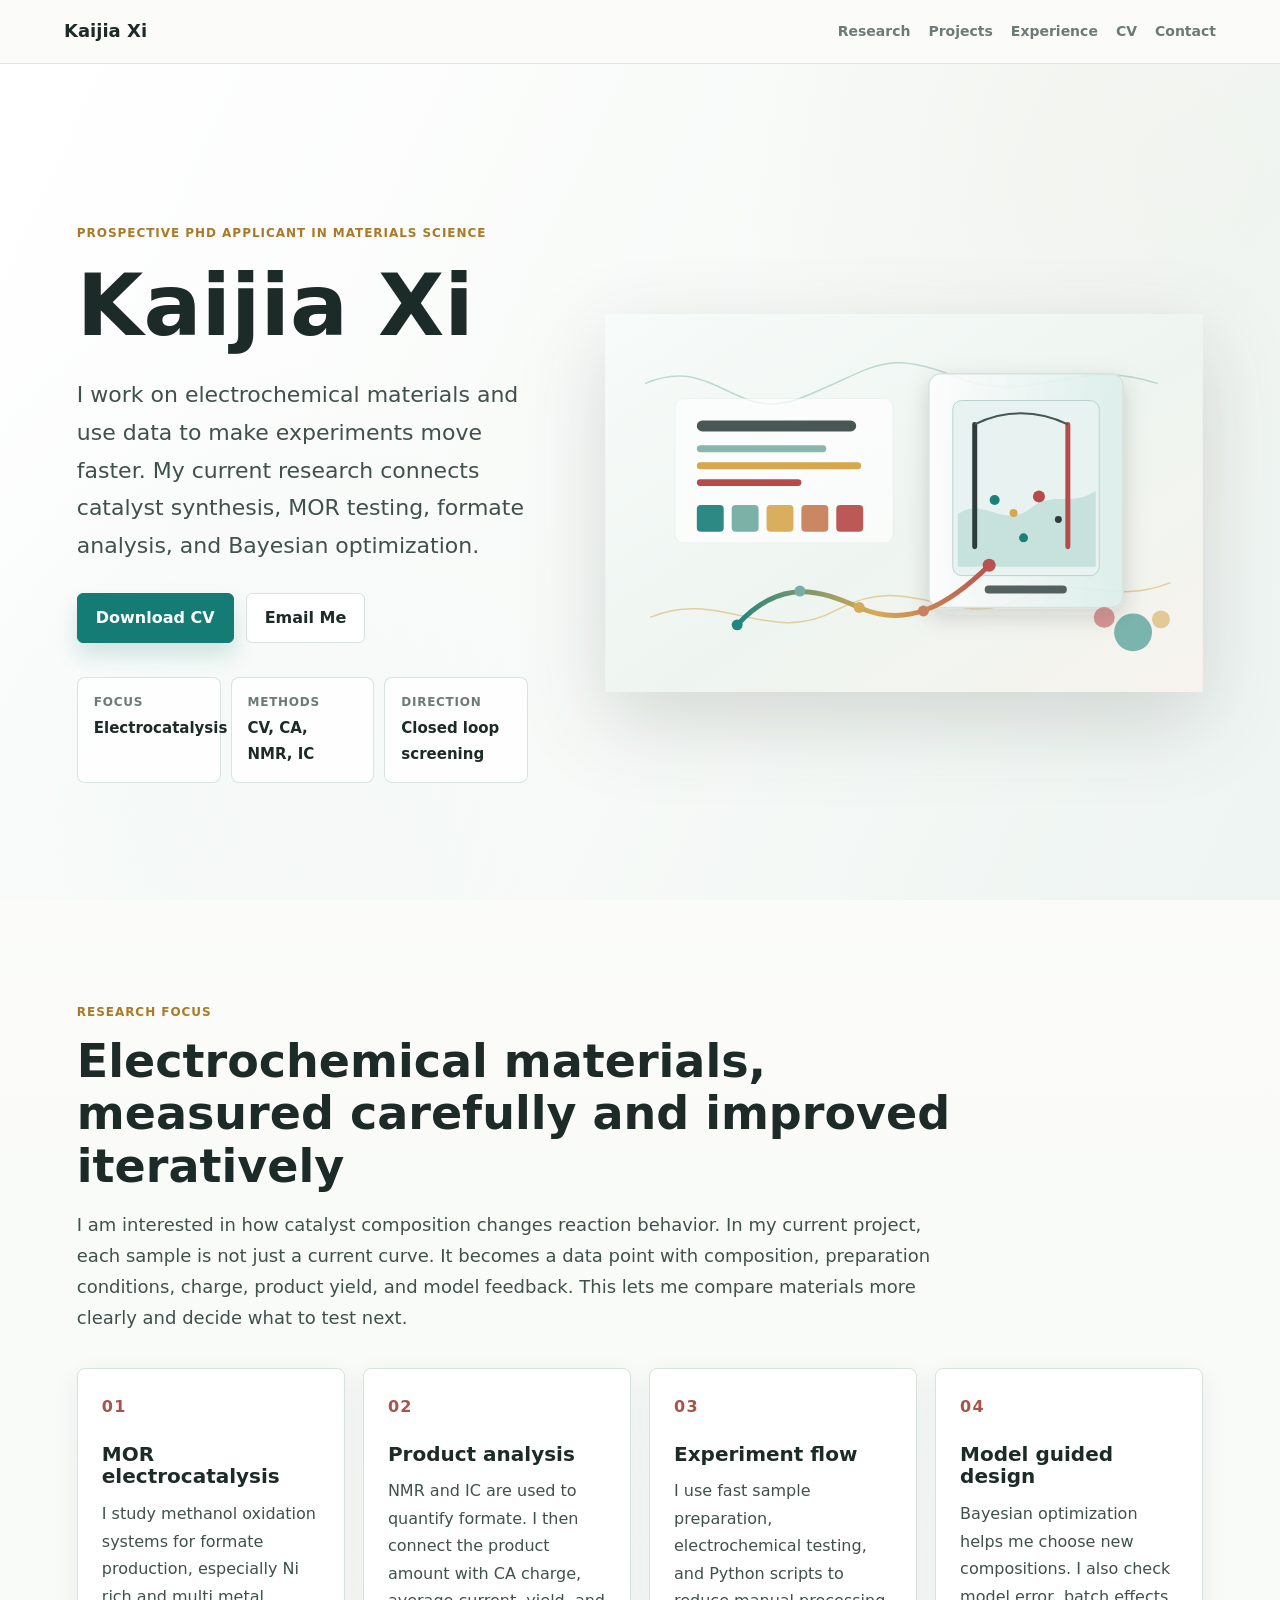
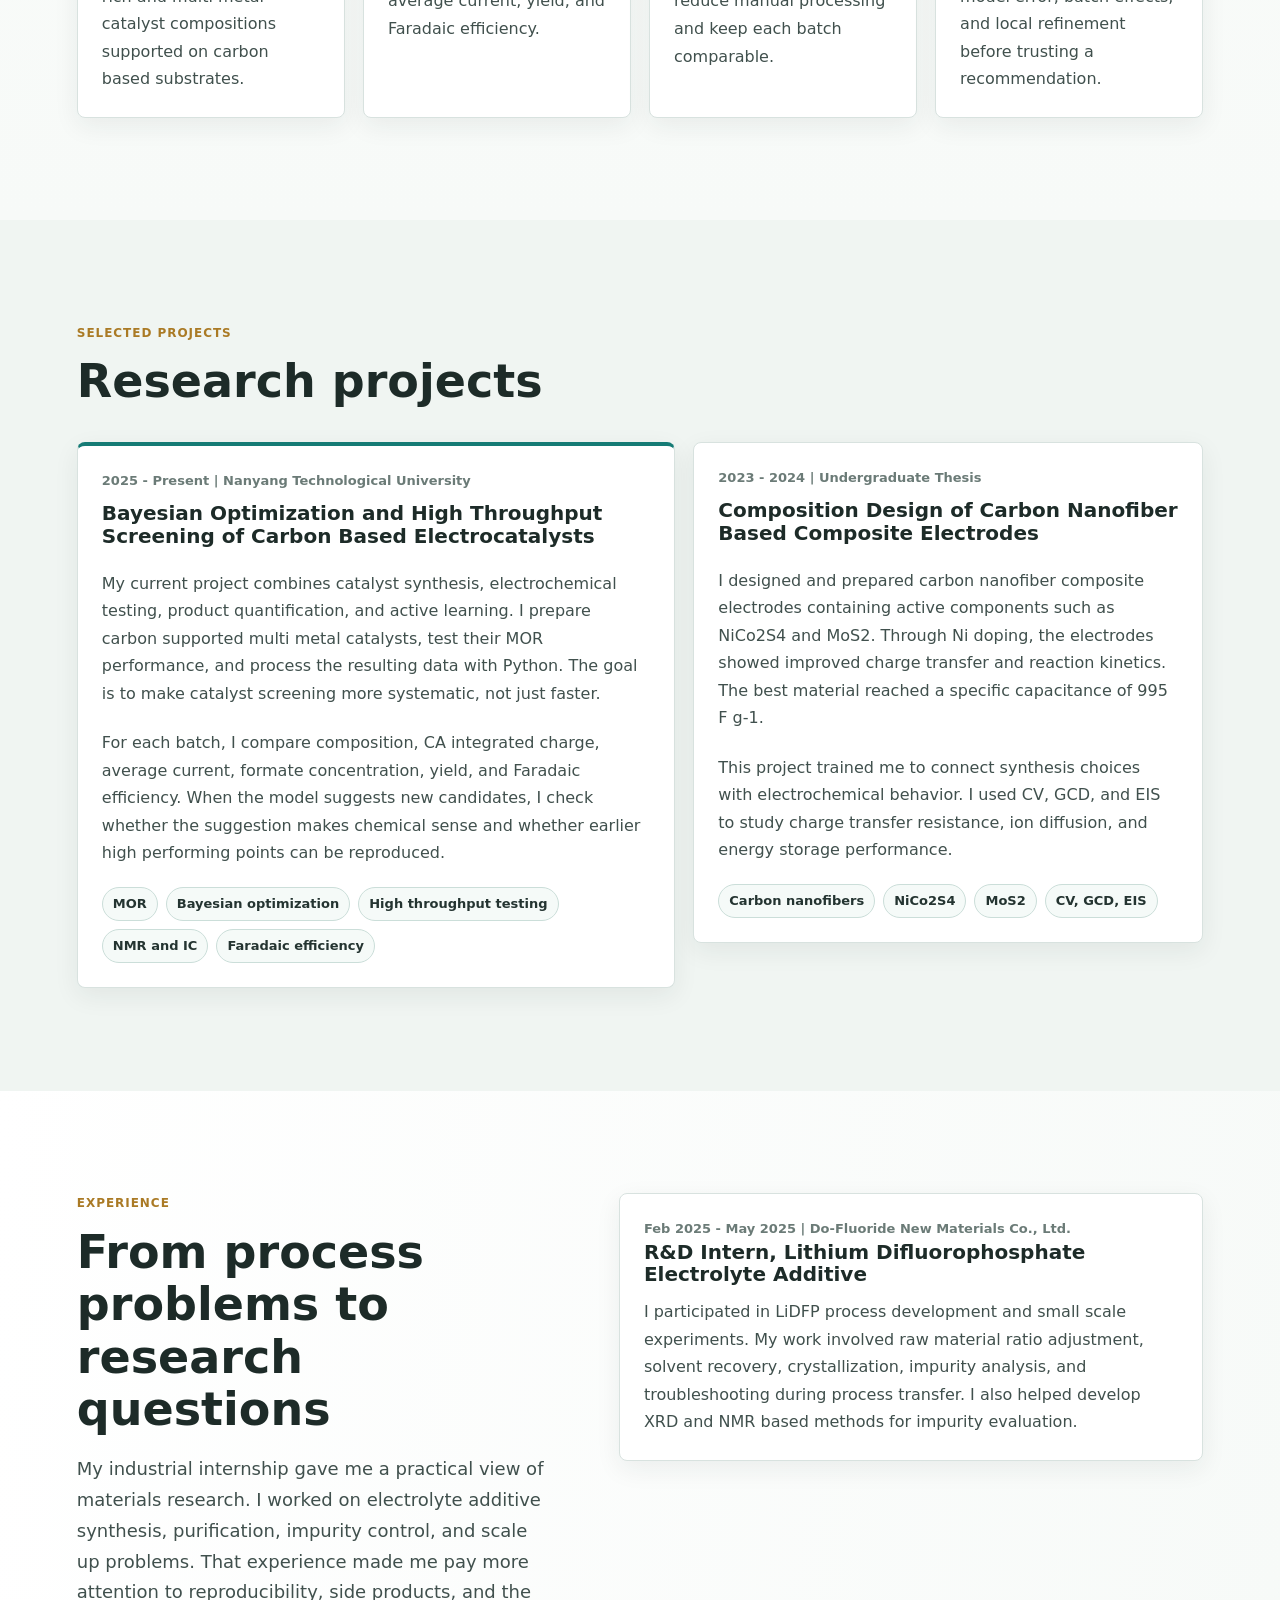
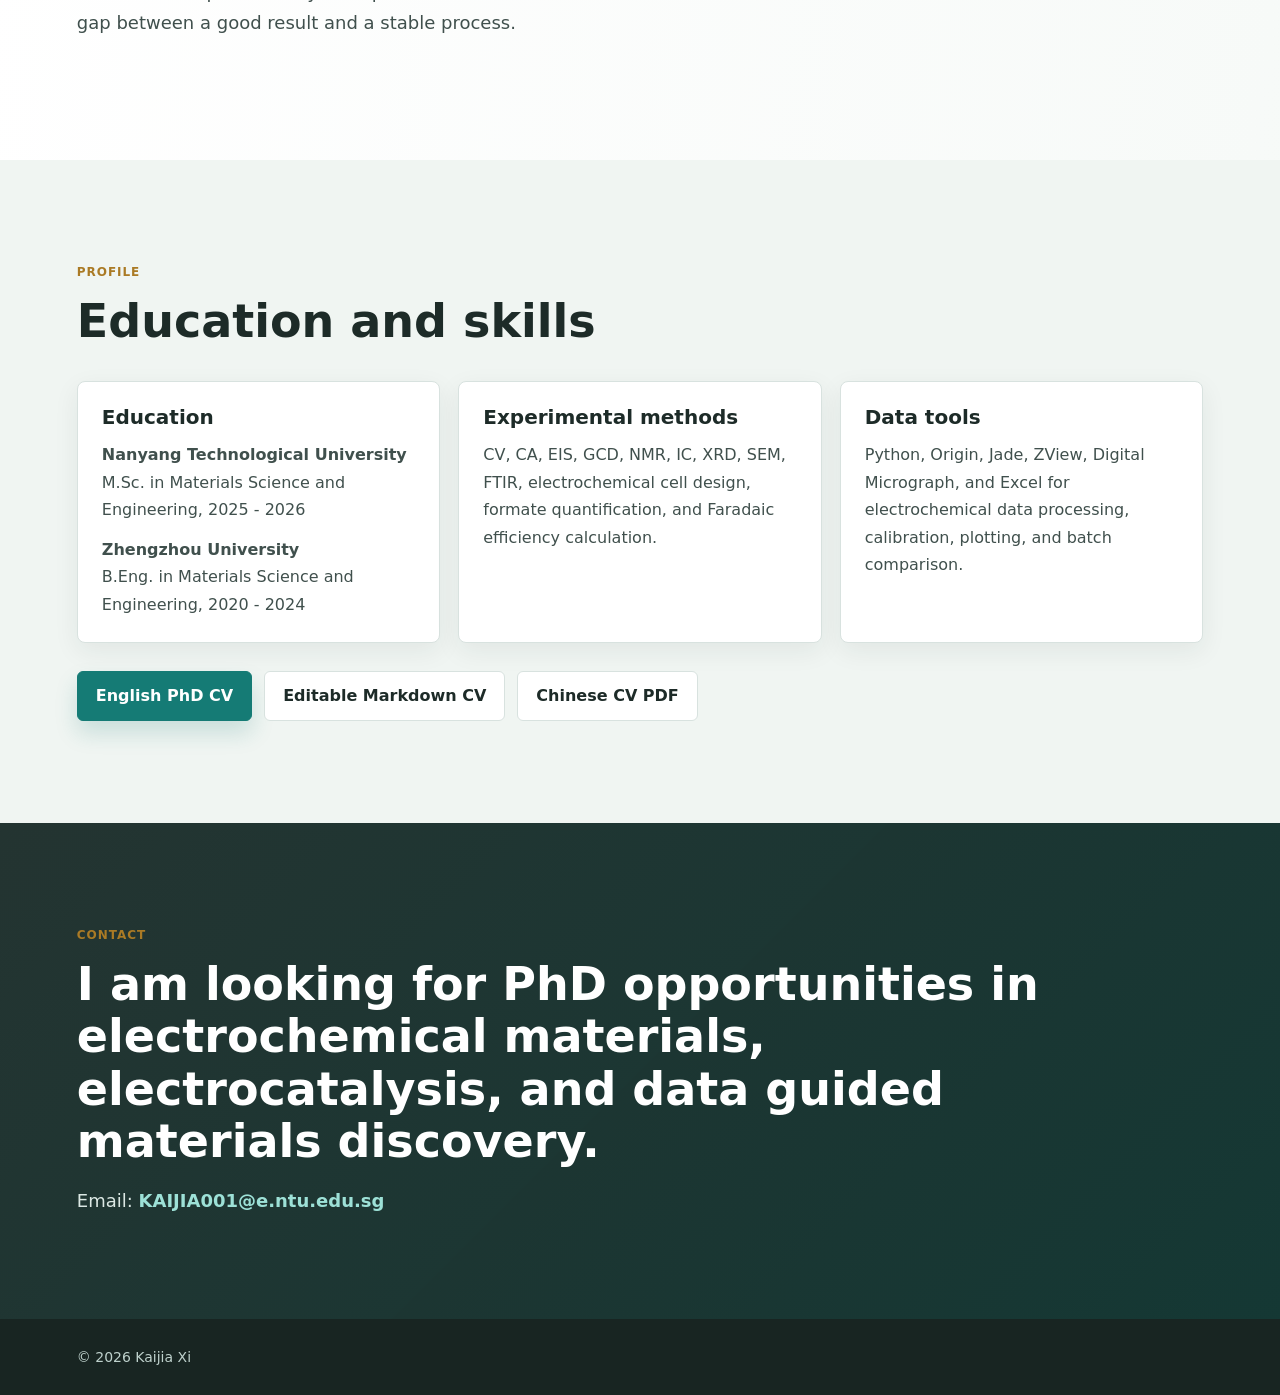
<file: index.html>
<!doctype html>
<html lang="en">
  <head>
    <meta charset="utf-8">
    <meta name="viewport" content="width=device-width, initial-scale=1">
    <title>Kaijia Xi | Electrochemical Materials Discovery</title>
    <meta name="description" content="Kaijia Xi, prospective PhD applicant working on electrochemical materials, product analysis, and Bayesian optimization guided catalyst screening.">
    <link rel="stylesheet" href="styles.css">
  </head>
  <body>
    <header class="site-header">
      <a class="brand" href="#home">Kaijia Xi</a>
      <nav aria-label="Primary navigation">
        <a href="#research">Research</a>
        <a href="#projects">Projects</a>
        <a href="#experience">Experience</a>
        <a href="#cv">CV</a>
        <a href="#contact">Contact</a>
      </nav>
    </header>

    <main>
      <section class="hero" id="home">
        <div class="hero-copy">
          <p class="eyebrow">Prospective PhD Applicant in Materials Science</p>
          <h1>Kaijia Xi</h1>
          <p class="lead">I work on electrochemical materials and use data to make experiments move faster. My current research connects catalyst synthesis, MOR testing, formate analysis, and Bayesian optimization.</p>
          <div class="hero-actions">
            <a class="button primary" href="Kaijia_Xi_PhD_CV.html">Download CV</a>
            <a class="button secondary" href="mailto:KAIJIA001@e.ntu.edu.sg">Email Me</a>
          </div>
          <dl class="quick-facts" aria-label="Research summary">
            <div>
              <dt>Focus</dt>
              <dd>Electrocatalysis</dd>
            </div>
            <div>
              <dt>Methods</dt>
              <dd>CV, CA, NMR, IC</dd>
            </div>
            <div>
              <dt>Direction</dt>
              <dd>Closed loop screening</dd>
            </div>
          </dl>
        </div>
        <figure class="hero-visual">
          <img src="assets/research-visual.svg" alt="Electrochemical materials discovery illustration">
        </figure>
      </section>

      <section class="section intro-band" id="research">
        <div class="section-heading">
          <p class="eyebrow">Research Focus</p>
          <h2>Electrochemical materials, measured carefully and improved iteratively</h2>
          <p>I am interested in how catalyst composition changes reaction behavior. In my current project, each sample is not just a current curve. It becomes a data point with composition, preparation conditions, charge, product yield, and model feedback. This lets me compare materials more clearly and decide what to test next.</p>
        </div>
        <div class="research-grid">
          <article>
            <span class="index">01</span>
            <h3>MOR electrocatalysis</h3>
            <p>I study methanol oxidation systems for formate production, especially Ni rich and multi metal catalyst compositions supported on carbon based substrates.</p>
          </article>
          <article>
            <span class="index">02</span>
            <h3>Product analysis</h3>
            <p>NMR and IC are used to quantify formate. I then connect the product amount with CA charge, average current, yield, and Faradaic efficiency.</p>
          </article>
          <article>
            <span class="index">03</span>
            <h3>Experiment flow</h3>
            <p>I use fast sample preparation, electrochemical testing, and Python scripts to reduce manual processing and keep each batch comparable.</p>
          </article>
          <article>
            <span class="index">04</span>
            <h3>Model guided design</h3>
            <p>Bayesian optimization helps me choose new compositions. I also check model error, batch effects, and local refinement before trusting a recommendation.</p>
          </article>
        </div>
      </section>

      <section class="section muted" id="projects">
        <div class="section-heading narrow">
          <p class="eyebrow">Selected Projects</p>
          <h2>Research projects</h2>
        </div>
        <div class="project-list">
          <article class="project featured">
            <div class="project-meta">2025 - Present | Nanyang Technological University</div>
            <h3>Bayesian Optimization and High Throughput Screening of Carbon Based Electrocatalysts</h3>
            <p>My current project combines catalyst synthesis, electrochemical testing, product quantification, and active learning. I prepare carbon supported multi metal catalysts, test their MOR performance, and process the resulting data with Python. The goal is to make catalyst screening more systematic, not just faster.</p>
            <p>For each batch, I compare composition, CA integrated charge, average current, formate concentration, yield, and Faradaic efficiency. When the model suggests new candidates, I check whether the suggestion makes chemical sense and whether earlier high performing points can be reproduced.</p>
            <ul class="tag-list" aria-label="Project keywords">
              <li>MOR</li>
              <li>Bayesian optimization</li>
              <li>High throughput testing</li>
              <li>NMR and IC</li>
              <li>Faradaic efficiency</li>
            </ul>
          </article>
          <article class="project">
            <div class="project-meta">2023 - 2024 | Undergraduate Thesis</div>
            <h3>Composition Design of Carbon Nanofiber Based Composite Electrodes</h3>
            <p>I designed and prepared carbon nanofiber composite electrodes containing active components such as NiCo2S4 and MoS2. Through Ni doping, the electrodes showed improved charge transfer and reaction kinetics. The best material reached a specific capacitance of 995 F g-1.</p>
            <p>This project trained me to connect synthesis choices with electrochemical behavior. I used CV, GCD, and EIS to study charge transfer resistance, ion diffusion, and energy storage performance.</p>
            <ul class="tag-list" aria-label="Project keywords">
              <li>Carbon nanofibers</li>
              <li>NiCo2S4</li>
              <li>MoS2</li>
              <li>CV, GCD, EIS</li>
            </ul>
          </article>
        </div>
      </section>

      <section class="section split" id="experience">
        <div>
          <p class="eyebrow">Experience</p>
          <h2>From process problems to research questions</h2>
          <p>My industrial internship gave me a practical view of materials research. I worked on electrolyte additive synthesis, purification, impurity control, and scale up problems. That experience made me pay more attention to reproducibility, side products, and the gap between a good result and a stable process.</p>
        </div>
        <article class="experience-card">
          <div class="project-meta">Feb 2025 - May 2025 | Do-Fluoride New Materials Co., Ltd.</div>
          <h3>R&D Intern, Lithium Difluorophosphate Electrolyte Additive</h3>
          <p>I participated in LiDFP process development and small scale experiments. My work involved raw material ratio adjustment, solvent recovery, crystallization, impurity analysis, and troubleshooting during process transfer. I also helped develop XRD and NMR based methods for impurity evaluation.</p>
        </article>
      </section>

      <section class="section muted" id="cv">
        <div class="section-heading">
          <p class="eyebrow">Profile</p>
          <h2>Education and skills</h2>
        </div>
        <div class="profile-grid">
          <article>
            <h3>Education</h3>
            <p><strong>Nanyang Technological University</strong><br>M.Sc. in Materials Science and Engineering, 2025 - 2026</p>
            <p><strong>Zhengzhou University</strong><br>B.Eng. in Materials Science and Engineering, 2020 - 2024</p>
          </article>
          <article>
            <h3>Experimental methods</h3>
            <p>CV, CA, EIS, GCD, NMR, IC, XRD, SEM, FTIR, electrochemical cell design, formate quantification, and Faradaic efficiency calculation.</p>
          </article>
          <article>
            <h3>Data tools</h3>
            <p>Python, Origin, Jade, ZView, Digital Micrograph, and Excel for electrochemical data processing, calibration, plotting, and batch comparison.</p>
          </article>
        </div>
        <div class="cv-links">
          <a class="button primary" href="Kaijia_Xi_PhD_CV.html">English PhD CV</a>
          <a class="button secondary" href="Kaijia_Xi_PhD_CV.md">Editable Markdown CV</a>
          <a class="button secondary" href="Kaijia_Xi_CV_CN.pdf">Chinese CV PDF</a>
        </div>
      </section>

      <section class="section contact" id="contact">
        <p class="eyebrow">Contact</p>
        <h2>I am looking for PhD opportunities in electrochemical materials, electrocatalysis, and data guided materials discovery.</h2>
        <p>Email: <a href="mailto:KAIJIA001@e.ntu.edu.sg">KAIJIA001@e.ntu.edu.sg</a></p>
      </section>
    </main>

    <footer>
      <p>© 2026 Kaijia Xi</p>
    </footer>
  </body>
</html>
</file>
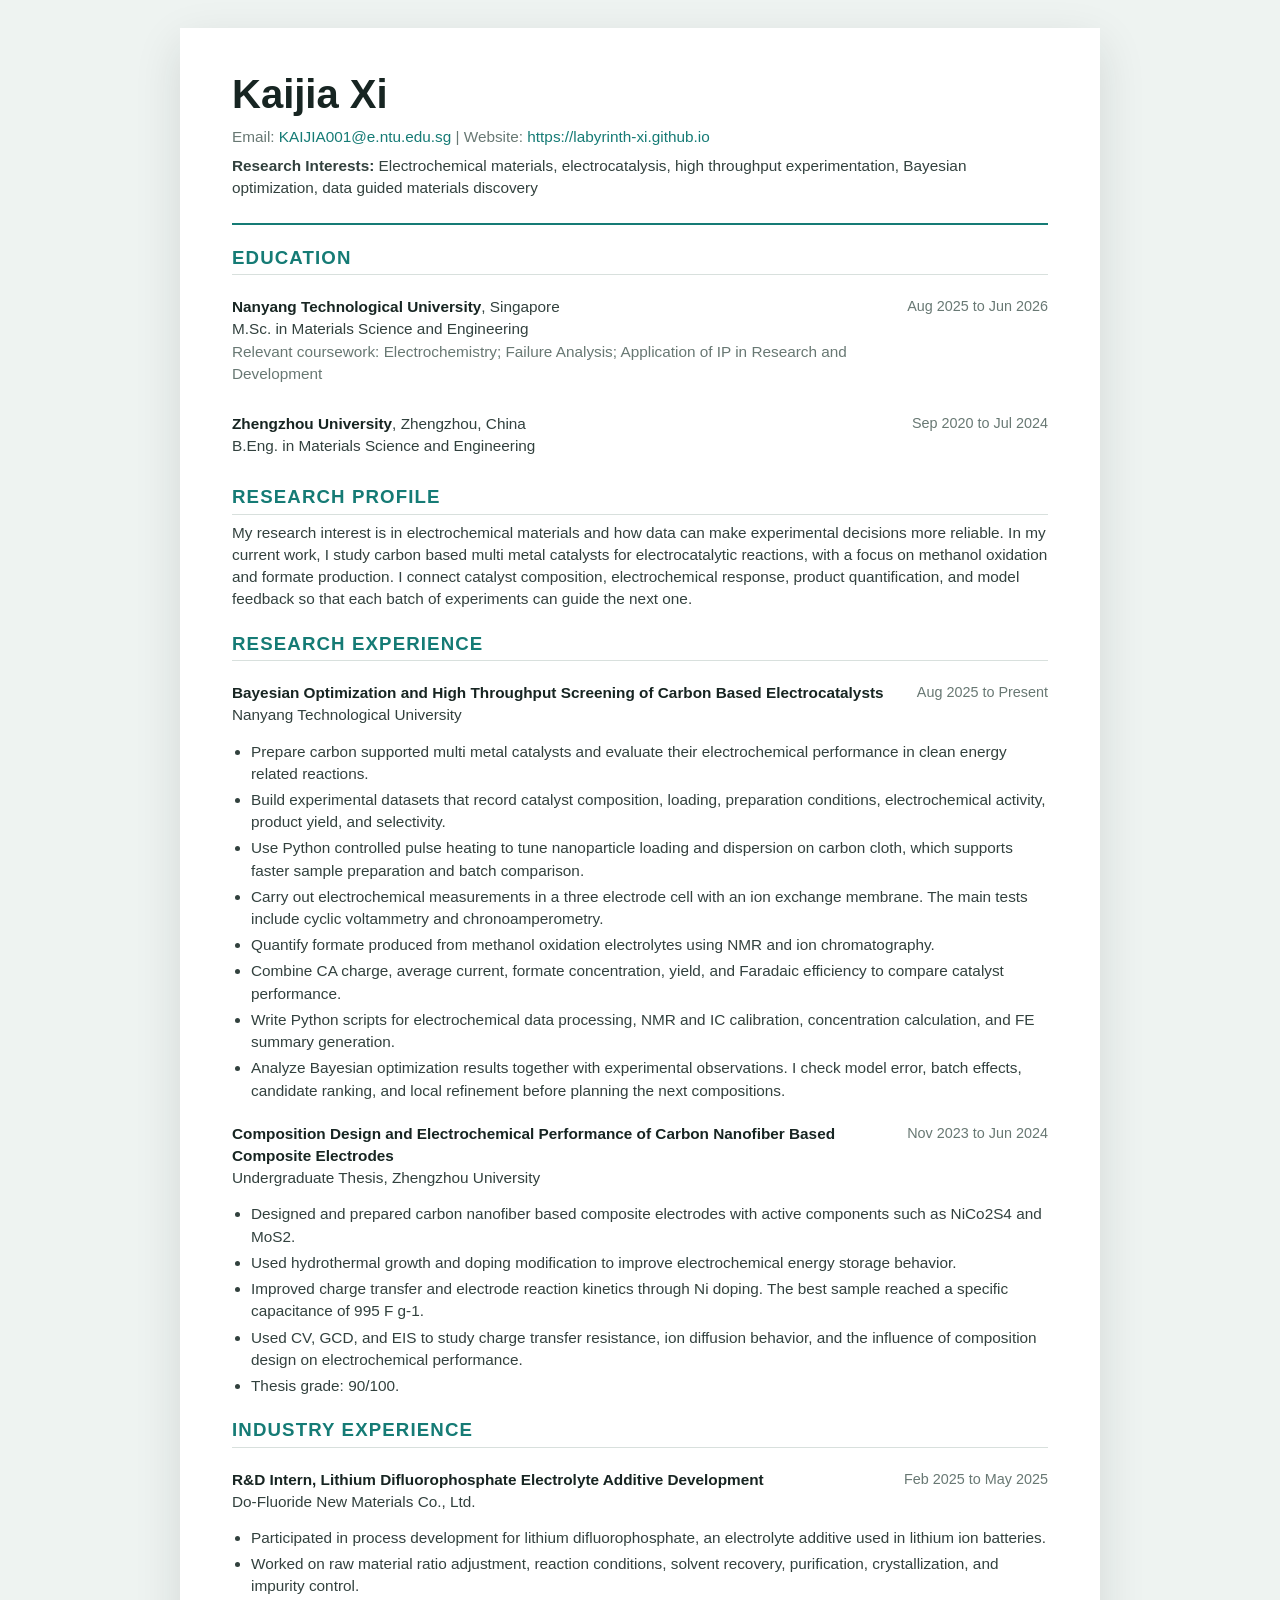
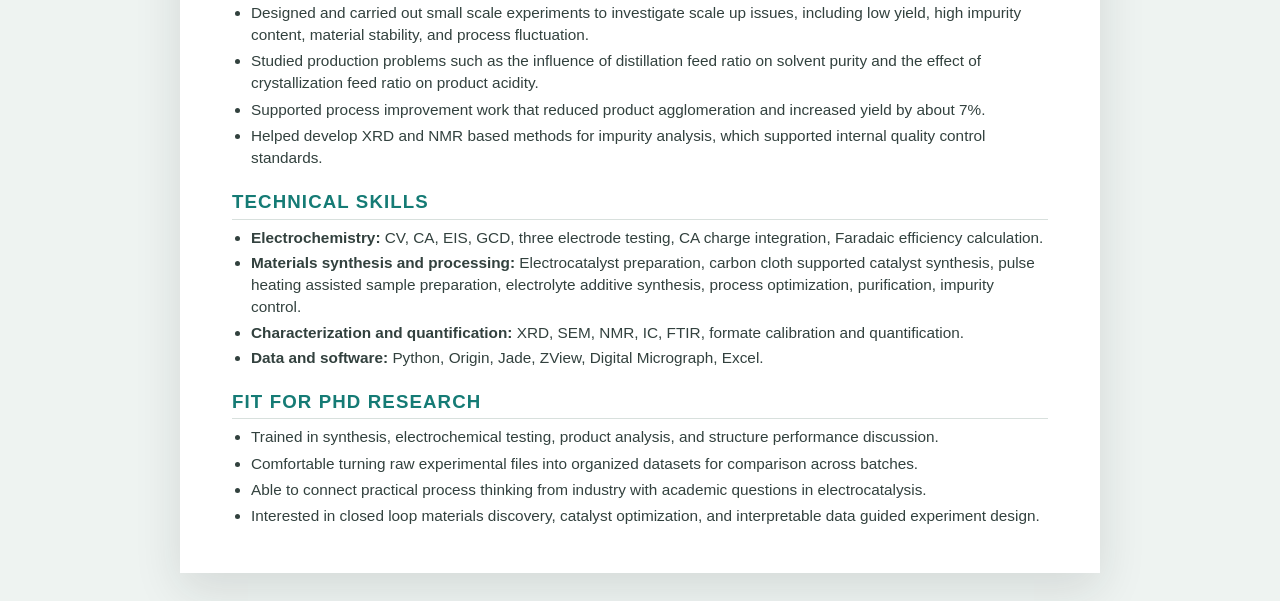
<file: Kaijia_Xi_PhD_CV.html>
<!doctype html>
<html lang="en">
  <head>
    <meta charset="utf-8">
    <meta name="viewport" content="width=device-width, initial-scale=1">
    <title>Kaijia Xi - PhD Academic CV</title>
    <style>
      :root {
        --ink: #172522;
        --text: #32413e;
        --muted: #687873;
        --line: #d8e0dd;
        --teal: #157b75;
        --paper: #ffffff;
      }
      * { box-sizing: border-box; }
      body {
        margin: 0;
        background: #eef3f1;
        color: var(--text);
        font-family: Arial, Helvetica, sans-serif;
        font-size: 11.5pt;
        line-height: 1.45;
      }
      main {
        width: min(920px, calc(100% - 32px));
        margin: 28px auto;
        padding: 42px 52px;
        background: var(--paper);
        box-shadow: 0 16px 44px rgba(23, 37, 34, 0.12);
      }
      header {
        border-bottom: 2px solid var(--teal);
        padding-bottom: 16px;
        margin-bottom: 22px;
      }
      h1, h2, h3 {
        color: var(--ink);
        margin: 0;
        line-height: 1.2;
      }
      h1 {
        font-size: 30pt;
        letter-spacing: 0;
      }
      h2 {
        margin-top: 22px;
        padding-bottom: 5px;
        border-bottom: 1px solid var(--line);
        color: var(--teal);
        font-size: 14pt;
        text-transform: uppercase;
        letter-spacing: 0.06em;
      }
      h3 {
        margin-top: 13px;
        font-size: 12.4pt;
      }
      p { margin: 7px 0; }
      ul {
        margin: 7px 0 0 19px;
        padding: 0;
      }
      li {
        margin: 4px 0;
      }
      a {
        color: var(--teal);
        text-decoration: none;
      }
      .contact {
        margin-top: 8px;
        color: var(--muted);
      }
      .role {
        display: flex;
        justify-content: space-between;
        gap: 18px;
        margin-top: 14px;
      }
      .role strong {
        color: var(--ink);
      }
      .date {
        flex: 0 0 auto;
        color: var(--muted);
        font-size: 10.8pt;
        white-space: nowrap;
      }
      .subtle {
        color: var(--muted);
      }
      .compact-list li {
        margin: 3px 0;
      }
      @page {
        size: A4;
        margin: 14mm 13mm;
      }
      @media print {
        body {
          background: #fff;
          font-size: 10.5pt;
        }
        main {
          width: auto;
          margin: 0;
          padding: 0;
          box-shadow: none;
        }
        h1 { font-size: 26pt; }
        h2 {
          margin-top: 16px;
          break-after: avoid;
        }
        h3, .role {
          break-after: avoid;
        }
        a { color: inherit; }
      }
    </style>
  </head>
  <body>
    <main>
      <header>
        <h1>Kaijia Xi</h1>
        <p class="contact">
          Email: <a href="mailto:KAIJIA001@e.ntu.edu.sg">KAIJIA001@e.ntu.edu.sg</a> |
          Website: <a href="https://labyrinth-xi.github.io">https://labyrinth-xi.github.io</a>
        </p>
        <p><strong>Research Interests:</strong> Electrochemical materials, electrocatalysis, high throughput experimentation, Bayesian optimization, data guided materials discovery</p>
      </header>

      <section>
        <h2>Education</h2>
        <div class="role">
          <p><strong>Nanyang Technological University</strong>, Singapore<br>M.Sc. in Materials Science and Engineering<br><span class="subtle">Relevant coursework: Electrochemistry; Failure Analysis; Application of IP in Research and Development</span></p>
          <p class="date">Aug 2025 to Jun 2026</p>
        </div>
        <div class="role">
          <p><strong>Zhengzhou University</strong>, Zhengzhou, China<br>B.Eng. in Materials Science and Engineering</p>
          <p class="date">Sep 2020 to Jul 2024</p>
        </div>
      </section>

      <section>
        <h2>Research Profile</h2>
        <p>My research interest is in electrochemical materials and how data can make experimental decisions more reliable. In my current work, I study carbon based multi metal catalysts for electrocatalytic reactions, with a focus on methanol oxidation and formate production. I connect catalyst composition, electrochemical response, product quantification, and model feedback so that each batch of experiments can guide the next one.</p>
      </section>

      <section>
        <h2>Research Experience</h2>
        <div class="role">
          <p><strong>Bayesian Optimization and High Throughput Screening of Carbon Based Electrocatalysts</strong><br>Nanyang Technological University</p>
          <p class="date">Aug 2025 to Present</p>
        </div>
        <ul>
          <li>Prepare carbon supported multi metal catalysts and evaluate their electrochemical performance in clean energy related reactions.</li>
          <li>Build experimental datasets that record catalyst composition, loading, preparation conditions, electrochemical activity, product yield, and selectivity.</li>
          <li>Use Python controlled pulse heating to tune nanoparticle loading and dispersion on carbon cloth, which supports faster sample preparation and batch comparison.</li>
          <li>Carry out electrochemical measurements in a three electrode cell with an ion exchange membrane. The main tests include cyclic voltammetry and chronoamperometry.</li>
          <li>Quantify formate produced from methanol oxidation electrolytes using NMR and ion chromatography.</li>
          <li>Combine CA charge, average current, formate concentration, yield, and Faradaic efficiency to compare catalyst performance.</li>
          <li>Write Python scripts for electrochemical data processing, NMR and IC calibration, concentration calculation, and FE summary generation.</li>
          <li>Analyze Bayesian optimization results together with experimental observations. I check model error, batch effects, candidate ranking, and local refinement before planning the next compositions.</li>
        </ul>

        <div class="role">
          <p><strong>Composition Design and Electrochemical Performance of Carbon Nanofiber Based Composite Electrodes</strong><br>Undergraduate Thesis, Zhengzhou University</p>
          <p class="date">Nov 2023 to Jun 2024</p>
        </div>
        <ul>
          <li>Designed and prepared carbon nanofiber based composite electrodes with active components such as NiCo2S4 and MoS2.</li>
          <li>Used hydrothermal growth and doping modification to improve electrochemical energy storage behavior.</li>
          <li>Improved charge transfer and electrode reaction kinetics through Ni doping. The best sample reached a specific capacitance of 995 F g-1.</li>
          <li>Used CV, GCD, and EIS to study charge transfer resistance, ion diffusion behavior, and the influence of composition design on electrochemical performance.</li>
          <li>Thesis grade: 90/100.</li>
        </ul>
      </section>

      <section>
        <h2>Industry Experience</h2>
        <div class="role">
          <p><strong>R&D Intern, Lithium Difluorophosphate Electrolyte Additive Development</strong><br>Do-Fluoride New Materials Co., Ltd.</p>
          <p class="date">Feb 2025 to May 2025</p>
        </div>
        <ul>
          <li>Participated in process development for lithium difluorophosphate, an electrolyte additive used in lithium ion batteries.</li>
          <li>Worked on raw material ratio adjustment, reaction conditions, solvent recovery, purification, crystallization, and impurity control.</li>
          <li>Designed and carried out small scale experiments to investigate scale up issues, including low yield, high impurity content, material stability, and process fluctuation.</li>
          <li>Studied production problems such as the influence of distillation feed ratio on solvent purity and the effect of crystallization feed ratio on product acidity.</li>
          <li>Supported process improvement work that reduced product agglomeration and increased yield by about 7%.</li>
          <li>Helped develop XRD and NMR based methods for impurity analysis, which supported internal quality control standards.</li>
        </ul>
      </section>

      <section>
        <h2>Technical Skills</h2>
        <ul class="compact-list">
          <li><strong>Electrochemistry:</strong> CV, CA, EIS, GCD, three electrode testing, CA charge integration, Faradaic efficiency calculation.</li>
          <li><strong>Materials synthesis and processing:</strong> Electrocatalyst preparation, carbon cloth supported catalyst synthesis, pulse heating assisted sample preparation, electrolyte additive synthesis, process optimization, purification, impurity control.</li>
          <li><strong>Characterization and quantification:</strong> XRD, SEM, NMR, IC, FTIR, formate calibration and quantification.</li>
          <li><strong>Data and software:</strong> Python, Origin, Jade, ZView, Digital Micrograph, Excel.</li>
        </ul>
      </section>

      <section>
        <h2>Fit for PhD Research</h2>
        <ul>
          <li>Trained in synthesis, electrochemical testing, product analysis, and structure performance discussion.</li>
          <li>Comfortable turning raw experimental files into organized datasets for comparison across batches.</li>
          <li>Able to connect practical process thinking from industry with academic questions in electrocatalysis.</li>
          <li>Interested in closed loop materials discovery, catalyst optimization, and interpretable data guided experiment design.</li>
        </ul>
      </section>
    </main>
  </body>
</html>
</file>
<file: styles.css>
:root {
  --ink: #1d2b28;
  --text: #40504d;
  --muted: #6b7b77;
  --line: #d8e2df;
  --paper: #fbfcfa;
  --band: #f0f5f2;
  --soft: #f7faf8;
  --teal: #157b75;
  --teal-dark: #105f5a;
  --gold: #aa7a25;
  --clay: #a75547;
  --graphite: #243431;
  --white: #ffffff;
  --shadow: 0 20px 55px rgba(29, 43, 40, 0.12);
}

* {
  box-sizing: border-box;
}

html {
  scroll-behavior: smooth;
}

body {
  margin: 0;
  background: var(--paper);
  color: var(--text);
  font-family: Inter, ui-sans-serif, system-ui, -apple-system, BlinkMacSystemFont, "Segoe UI", Arial, sans-serif;
  font-size: 16px;
  line-height: 1.72;
}

a {
  color: var(--teal);
  text-decoration: none;
}

a:hover {
  text-decoration: underline;
}

.site-header {
  position: sticky;
  top: 0;
  z-index: 10;
  display: flex;
  align-items: center;
  justify-content: space-between;
  gap: 24px;
  padding: 16px clamp(22px, 5vw, 76px);
  background: rgba(251, 252, 250, 0.9);
  border-bottom: 1px solid rgba(216, 226, 223, 0.85);
  backdrop-filter: blur(15px);
}

.brand {
  color: var(--ink);
  font-size: 18px;
  font-weight: 780;
}

nav {
  display: flex;
  flex-wrap: wrap;
  gap: 18px;
  justify-content: flex-end;
}

nav a {
  color: var(--muted);
  font-size: 14px;
  font-weight: 680;
}

.hero {
  min-height: calc(100vh - 64px);
  display: grid;
  grid-template-columns: minmax(300px, 0.86fr) minmax(320px, 1.14fr);
  align-items: center;
  gap: clamp(30px, 6vw, 86px);
  padding: clamp(48px, 8vw, 96px) clamp(24px, 6vw, 92px) 54px;
  background:
    linear-gradient(115deg, rgba(255, 255, 255, 0.96) 0%, rgba(247, 250, 248, 0.72) 48%, rgba(237, 244, 241, 0.95) 100%),
    radial-gradient(circle at 92% 12%, rgba(170, 122, 37, 0.18), transparent 32%),
    radial-gradient(circle at 8% 86%, rgba(21, 123, 117, 0.14), transparent 34%);
}

.hero-copy {
  max-width: 740px;
}

.eyebrow {
  margin: 0 0 12px;
  color: var(--gold);
  font-size: 12px;
  font-weight: 800;
  letter-spacing: 0.08em;
  text-transform: uppercase;
}

h1,
h2,
h3 {
  margin: 0;
  color: var(--ink);
  line-height: 1.14;
  letter-spacing: 0;
}

h1 {
  font-size: clamp(48px, 7vw, 86px);
  font-weight: 830;
}

h2 {
  font-size: clamp(28px, 4vw, 46px);
  font-weight: 780;
}

h3 {
  font-size: 20px;
  font-weight: 760;
}

.lead {
  max-width: 670px;
  margin: 22px 0 0;
  color: var(--text);
  font-size: clamp(18px, 2vw, 22px);
}

.hero-actions,
.cv-links {
  display: flex;
  flex-wrap: wrap;
  gap: 12px;
  margin-top: 28px;
}

.button {
  display: inline-flex;
  align-items: center;
  justify-content: center;
  min-height: 44px;
  padding: 10px 18px;
  border: 1px solid var(--line);
  border-radius: 6px;
  font-weight: 760;
}

.button.primary {
  background: var(--teal);
  border-color: var(--teal);
  color: var(--white);
  box-shadow: 0 12px 22px rgba(21, 123, 117, 0.18);
}

.button.primary:hover {
  background: var(--teal-dark);
  text-decoration: none;
}

.button.secondary {
  background: var(--white);
  color: var(--ink);
}

.quick-facts {
  display: grid;
  grid-template-columns: repeat(3, minmax(0, 1fr));
  gap: 10px;
  margin: 34px 0 0;
  max-width: 650px;
}

.quick-facts div {
  padding: 14px 16px;
  border: 1px solid rgba(216, 226, 223, 0.95);
  border-radius: 8px;
  background: rgba(255, 255, 255, 0.75);
}

.quick-facts dt {
  color: var(--muted);
  font-size: 12px;
  font-weight: 760;
  text-transform: uppercase;
  letter-spacing: 0.06em;
}

.quick-facts dd {
  margin: 4px 0 0;
  color: var(--ink);
  font-size: 15px;
  font-weight: 760;
}

.hero-visual {
  margin: 0;
}

.hero-visual img {
  display: block;
  width: 100%;
  max-height: 620px;
  object-fit: contain;
  filter: drop-shadow(0 28px 42px rgba(29, 43, 40, 0.16));
}

.section {
  padding: clamp(60px, 8vw, 104px) clamp(24px, 6vw, 92px);
}

.intro-band {
  background: linear-gradient(180deg, var(--paper), #f7faf8);
}

.muted {
  background: var(--band);
}

.section-heading {
  max-width: 920px;
  margin-bottom: 34px;
}

.section-heading.narrow {
  max-width: 740px;
}

.section-heading p:not(.eyebrow) {
  max-width: 860px;
  margin: 18px 0 0;
  font-size: 18px;
}

.research-grid,
.profile-grid {
  display: grid;
  grid-template-columns: repeat(4, minmax(0, 1fr));
  gap: 18px;
}

.research-grid article,
.profile-grid article,
.project,
.experience-card {
  background: var(--white);
  border: 1px solid var(--line);
  border-radius: 8px;
  padding: 24px;
  box-shadow: 0 8px 26px rgba(29, 43, 40, 0.07);
}

.research-grid article {
  min-height: 245px;
}

.research-grid p,
.profile-grid p,
.project p,
.experience-card p {
  margin: 12px 0 0;
}

.index {
  display: inline-flex;
  margin-bottom: 22px;
  color: var(--clay);
  font-weight: 840;
  letter-spacing: 0.08em;
}

.project-list {
  display: grid;
  grid-template-columns: minmax(0, 1.08fr) minmax(280px, 0.92fr);
  gap: 18px;
  align-items: start;
}

.project {
  display: grid;
  gap: 10px;
}

.project.featured {
  border-top: 4px solid var(--teal);
}

.project-meta {
  color: var(--muted);
  font-size: 13px;
  font-weight: 720;
}

.tag-list {
  display: flex;
  flex-wrap: wrap;
  gap: 8px;
  padding: 0;
  margin: 10px 0 0;
  list-style: none;
}

.tag-list li {
  padding: 5px 10px;
  border: 1px solid #cbded9;
  border-radius: 999px;
  color: var(--graphite);
  background: #f5faf8;
  font-size: 13px;
  font-weight: 720;
}

.split {
  display: grid;
  grid-template-columns: minmax(260px, 0.9fr) minmax(320px, 1.1fr);
  gap: clamp(24px, 5vw, 70px);
  align-items: start;
  background:
    linear-gradient(90deg, rgba(255, 255, 255, 0.98), rgba(247, 250, 248, 0.94)),
    linear-gradient(180deg, #fff, #f4f8f6);
}

.split > div p:not(.eyebrow) {
  max-width: 680px;
  margin-top: 18px;
  font-size: 18px;
}

.profile-grid {
  grid-template-columns: repeat(3, minmax(0, 1fr));
}

.contact {
  background:
    linear-gradient(135deg, rgba(36, 52, 49, 0.96), rgba(20, 56, 52, 0.98)),
    var(--graphite);
  color: #dce8e4;
}

.contact h2 {
  max-width: 980px;
  color: var(--white);
}

.contact p:not(.eyebrow) {
  margin: 18px 0 0;
  font-size: 18px;
}

.contact a {
  color: #9de1d7;
  font-weight: 760;
}

footer {
  padding: 26px clamp(24px, 6vw, 92px);
  background: #182522;
  color: #bed1cc;
  font-size: 14px;
}

footer p {
  margin: 0;
}

@media (max-width: 980px) {
  .hero,
  .split {
    grid-template-columns: 1fr;
  }

  .hero {
    min-height: auto;
  }

  .research-grid,
  .profile-grid,
  .project-list {
    grid-template-columns: repeat(2, minmax(0, 1fr));
  }
}

@media (max-width: 680px) {
  .site-header {
    position: static;
    align-items: flex-start;
    flex-direction: column;
  }

  nav {
    justify-content: flex-start;
    gap: 12px;
  }

  .hero {
    padding-top: 40px;
  }

  .quick-facts,
  .research-grid,
  .profile-grid,
  .project-list {
    grid-template-columns: 1fr;
  }

  .button {
    width: 100%;
  }
}
</file>
